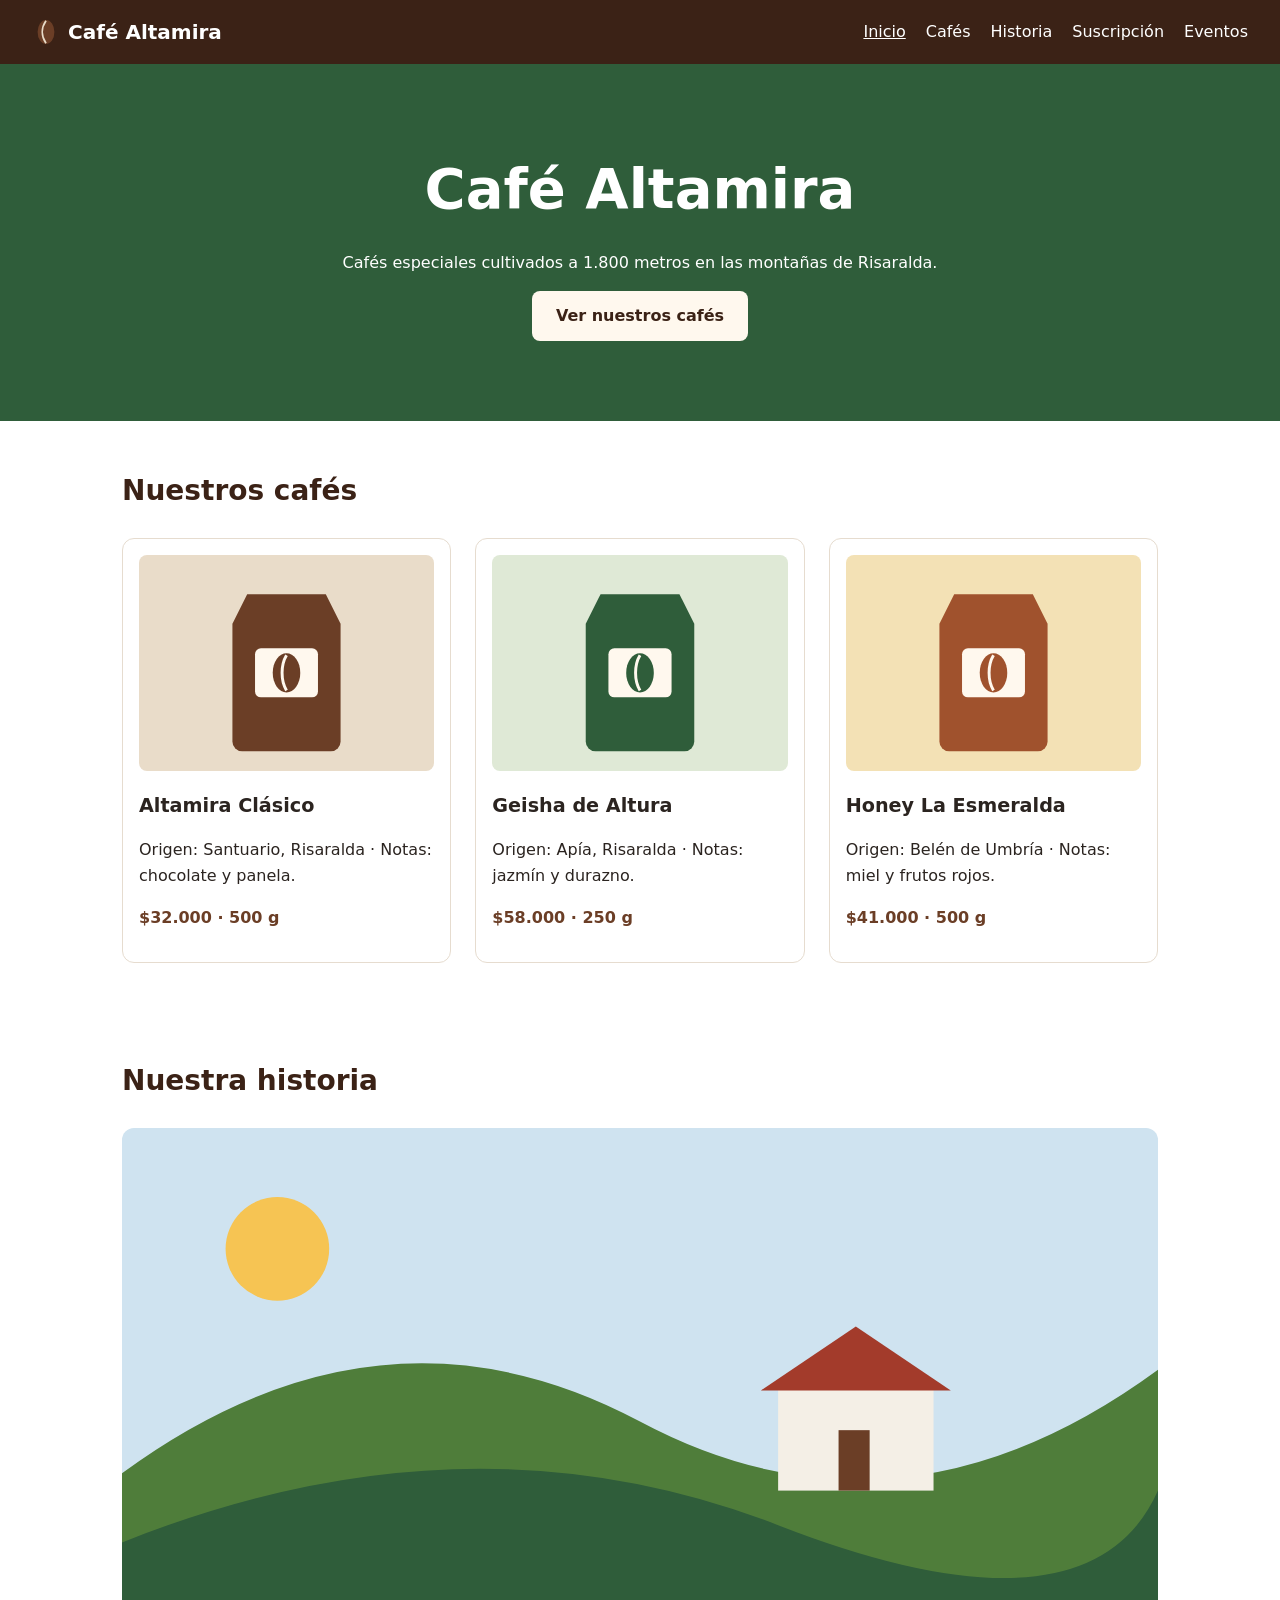
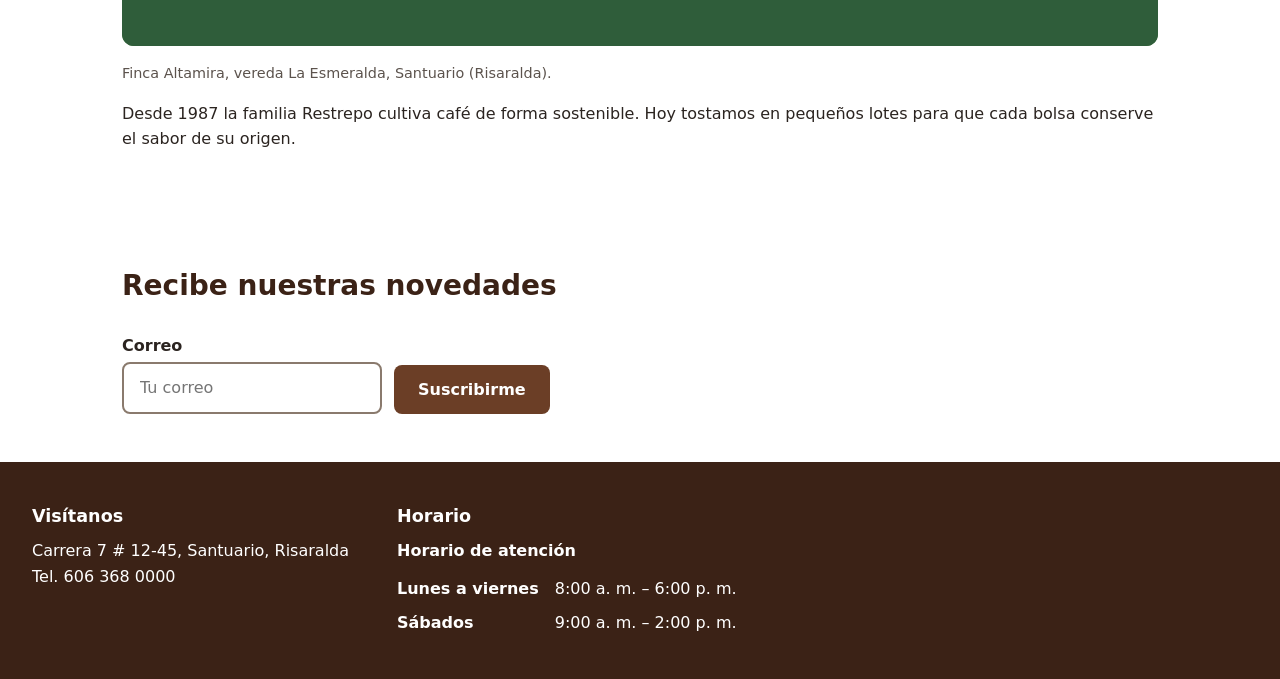
<file: index.html>
<!DOCTYPE html>
<html lang="es">
<head>
  <meta charset="UTF-8">
  <meta name="viewport" content="width=device-width, initial-scale=1.0">
  <title>Café Altamira · Cafés especiales del Eje Cafetero</title>
  <link rel="stylesheet" href="css/estilos.css">
</head>
<body>
  <a href="#contenido" class="saltar">Saltar al contenido</a>
  <!-- ============================================================
       TODO G1 (parte 1): el PRIMER elemento del body debe ser un enlace
       "Saltar al contenido" con class="saltar" que lleve a #contenido.
       ============================================================ -->

  <!-- ============================================================
       EJEMPLO RESUELTO 1 · Encabezado y navegación
       - <header> es un landmark: el lector de pantalla lo anuncia como "banner".
       - <nav> con aria-label distingue este menú de otros menús de la página.
       - Los enlaces van en una lista <ul>: el lector anuncia "lista, 4 elementos".
       ============================================================ -->
  <header class="encabezado">
    <a class="logo" href="index.html">
      <img src="img/grano.svg" alt="" width="28" height="28">
      Café Altamira
    </a>
    <nav aria-label="Principal">
      <ul class="menu">
        <li><a href="index.html" aria-current="page">Inicio</a></li>
        <li><a href="#cafes">Cafés</a></li>
        <li><a href="#historia">Historia</a></li>
        <li><a href="#suscripcion">Suscripción</a></li>
        <li><a href="eventos.html">Eventos</a></li>
      </ul>
    </nav>
  </header>

  <main id="contenido">
    <section class="hero" aria-labelledby="titulo-principal">
      <h1 id="titulo-principal" class="titulo-grande">Café Altamira</h1>
      <p>Cafés especiales cultivados a 1.800 metros en las montañas de Risaralda.</p>
      <a class="boton" href="#cafes">Ver nuestros cafés</a>
    </section>

    <section class="seccion" id="cafes" aria-labelledby="cafes-titulo">
      <h2 id="cafes-titulo">Nuestros cafés</h2>
      <div class="productos">
        <article class="producto">
          <img src="img/cafe-clasico.svg" alt="Bolsa de café Altamira Clásico de 500 gramos" width="300" height="220">
          <h3>Altamira Clásico</h3>
          <p>Origen: Santuario, Risaralda · Notas: chocolate y panela.</p>
          <p class="precio">$32.000 · 500 g</p>
        </article>
        <article class="producto">
          <img src="img/cafe-geisha.svg" alt="Bolsa de café Geisha de Altura de 250 gramos" width="300" height="220">
          <h3>Geisha de Altura</h3>
          <p>Origen: Apía, Risaralda · Notas: jazmín y durazno.</p>
          <p class="precio">$58.000 · 250 g</p>
        </article>
        <article class="producto">
          <img src="img/cafe-honey.svg" alt="Bolsa de café Honey La Esmeralda de 500 gramos" width="300" height="220">
          <h3>Honey La Esmeralda</h3>
          <p>Origen: Belén de Umbría · Notas: miel y frutos rojos.</p>
          <p class="precio">$41.000 · 500 g</p>
        </article>
      </div>
    </section>

    <section id="historia" class="seccion" aria-labelledby="historia-titulo">
      <h2 id="historia-titulo">Nuestra historia</h2>
      <figure class="figura">
        <img src="img/finca.svg" width="600" height="300"
             alt="Casa de la finca con techo rojo entre montañas verdes cubiertas de cafetales">
        <figcaption>Finca Altamira, vereda La Esmeralda, Santuario (Risaralda).</figcaption>
      </figure>
      <p>Desde 1987 la familia Restrepo cultiva café de forma sostenible. Hoy tostamos
        en pequeños lotes para que cada bolsa conserve el sabor de su origen.</p>
    </section>

    <section class="seccion" id="suscripcion" aria-labelledby="suscripcion-titulo">
      <h2 id="suscripcion-titulo">Recibe nuestras novedades</h2>
      <form class="formulario">
        <div>
          <label for="correo">Correo</label>
          <input id="correo" type="email" placeholder="Tu correo" required>
        </div>
        <button class="boton" type="submit">Suscribirme</button>
      </form>
    </section>

  </main>

  <!-- ============================================================
       TODO G4 · Pie de página
       - El contenedor debe ser <footer>.
       - La dirección y el teléfono van dentro de <address>.
       - El horario es una tabla de datos: <table> con <caption>,
         y celdas de encabezado <th scope="col"> / <th scope="row">.
       ============================================================ -->
  <footer class="pie">
    <div>
      <h2 class="pie-titulo">Visítanos</h2>
      <address>
        Carrera 7 # 12-45, Santuario, Risaralda<br>
        Tel. 606 368 0000
      </address>
    </div>
    <div>
      <h2 class="pie-titulo">Horario</h2>
      <table>
        <caption>Horario de atención</caption>
        <tr>
          <th scope="row">Lunes a viernes</th>
          <td>8:00 a. m. – 6:00 p. m.</td>
        </tr>
        <tr>
          <th scope="row">Sábados</th>
          <td>9:00 a. m. – 2:00 p. m.</td>
        </tr>
      </table>
    </div>
  </footer>
</body>
</html>
</file>
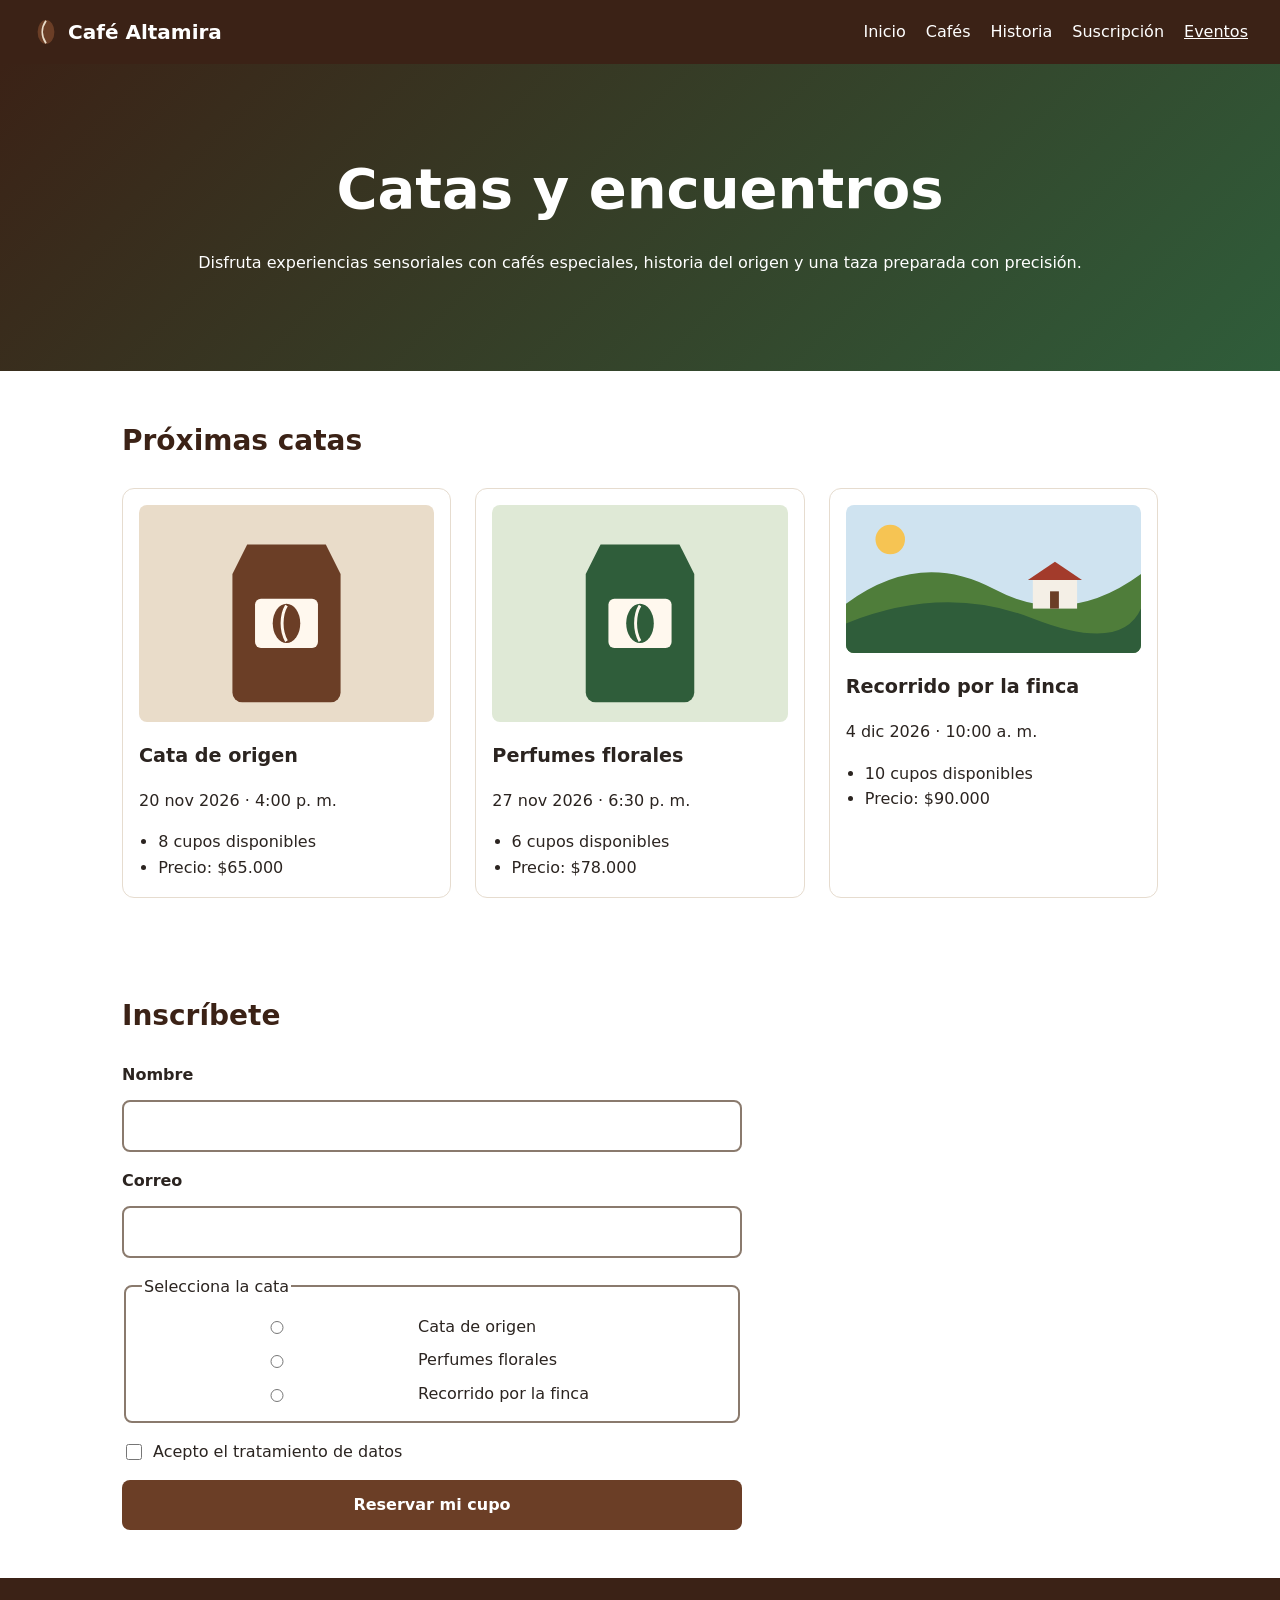
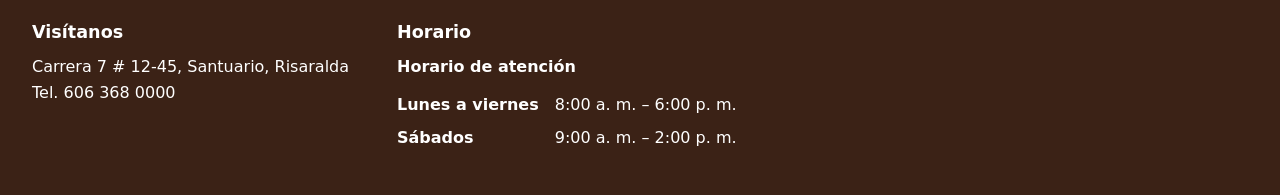
<file: eventos.html>
<!DOCTYPE html>
<html lang="es">
<head>
  <meta charset="UTF-8">
  <meta name="viewport" content="width=device-width, initial-scale=1.0">
  <title>Eventos · Café Altamira</title>
  <link rel="stylesheet" href="css/estilos.css">
</head>
<body>
  <a href="#contenido" class="saltar">Saltar al contenido</a>

  <header class="encabezado">
    <a class="logo" href="index.html">
      <img src="img/grano.svg" alt="" width="28" height="28">
      Café Altamira
    </a>
    <nav aria-label="Principal">
      <ul class="menu">
        <li><a href="index.html">Inicio</a></li>
        <li><a href="index.html#cafes">Cafés</a></li>
        <li><a href="index.html#historia">Historia</a></li>
        <li><a href="index.html#suscripcion">Suscripción</a></li>
        <li><a href="eventos.html" aria-current="page">Eventos</a></li>
      </ul>
    </nav>
  </header>

  <main id="contenido">
    <section class="hero hero-eventos" aria-labelledby="titulo-eventos">
      <h1 id="titulo-eventos" class="titulo-grande">Catas y encuentros</h1>
      <p>Disfruta experiencias sensoriales con cafés especiales, historia del origen y una taza preparada con precisión.</p>
    </section>

    <section class="seccion" aria-labelledby="eventos-titulo">
      <h2 id="eventos-titulo">Próximas catas</h2>
      <div class="productos">
        <article class="evento">
          <img src="img/cafe-clasico.svg" alt="Taza de café servido junto a granos y cuchara sobre una mesa" width="300" height="220">
          <h3>Cata de origen</h3>
          <p><time datetime="2026-11-20T16:00">20 nov 2026 · 4:00 p. m.</time></p>
          <ul>
            <li>8 cupos disponibles</li>
            <li>Precio: $65.000</li>
          </ul>
        </article>

        <article class="evento">
          <img src="img/cafe-geisha.svg" alt="Bolsa de café y taza preparada con aroma floral sobre una mesa rústica" width="300" height="220">
          <h3>Perfumes florales</h3>
          <p><time datetime="2026-11-27T18:30">27 nov 2026 · 6:30 p. m.</time></p>
          <ul>
            <li>6 cupos disponibles</li>
            <li>Precio: $78.000</li>
          </ul>
        </article>

        <article class="evento">
          <img src="img/finca.svg" alt="Finca en medio de montañas verdes con cafetales y casas de techo rojo" width="300" height="220">
          <h3>Recorrido por la finca</h3>
          <p><time datetime="2026-12-04T10:00">4 dic 2026 · 10:00 a. m.</time></p>
          <ul>
            <li>10 cupos disponibles</li>
            <li>Precio: $90.000</li>
          </ul>
        </article>
      </div>
    </section>

    <section class="seccion" aria-labelledby="inscripcion-titulo">
      <h2 id="inscripcion-titulo">Inscríbete</h2>
      <form class="formulario evento-form">
        <div class="campo">
          <label for="nombre">Nombre</label>
          <input id="nombre" name="nombre" type="text" required>
        </div>

        <div class="campo">
          <label for="correo">Correo</label>
          <input id="correo" name="correo" type="email" required>
        </div>

        <fieldset>
          <legend>Selecciona la cata</legend>
          <label><input type="radio" name="cata" value="Origen" required> Cata de origen</label>
          <label><input type="radio" name="cata" value="Florales"> Perfumes florales</label>
          <label><input type="radio" name="cata" value="Finca"> Recorrido por la finca</label>
        </fieldset>

        <div class="check">
          <input id="datos" type="checkbox" required>
          <label for="datos">Acepto el tratamiento de datos</label>
        </div>

        <button class="boton" type="submit">Reservar mi cupo</button>
      </form>
    </section>
  </main>

  <footer class="pie">
    <div>
      <h2 class="pie-titulo">Visítanos</h2>
      <address>
        Carrera 7 # 12-45, Santuario, Risaralda<br>
        Tel. 606 368 0000
      </address>
    </div>
    <div>
      <h2 class="pie-titulo">Horario</h2>
      <table>
        <caption>Horario de atención</caption>
        <tr>
          <th scope="row">Lunes a viernes</th>
          <td>8:00 a. m. – 6:00 p. m.</td>
        </tr>
        <tr>
          <th scope="row">Sábados</th>
          <td>9:00 a. m. – 2:00 p. m.</td>
        </tr>
      </table>
    </div>
  </footer>
</body>
</html>
</file>
<file: css/estilos.css>
/* ===== Café Altamira · estilos base ===== */
:root {
  --cafe: #6b3e26;
  --cafe-oscuro: #3b2216;
  --verde: #2f5d3a;
  --crema: #fff8ee;
  --texto: #2b2420;
}

* { box-sizing: border-box; }

body {
  margin: 0;
  font-family: system-ui, "Segoe UI", Arial, sans-serif;
  color: var(--texto);
  background: #ffffff;
  line-height: 1.6;
}

/* TODO G1 (parte 4): esta regla esconde el foco y deja sin guía a quien
   navega con teclado. Bórrala y agrega una regla :focus-visible con un
   outline visible (por ejemplo 3px solid). */
:focus-visible {
  outline: 3px solid #7c2d12;
  outline-offset: 2px;
}

/* Enlace "Saltar al contenido": oculto hasta que recibe el foco */
.saltar {
  position: absolute;
  left: 1rem;
  top: -3rem;
  padding: .5rem 1rem;
  background: var(--cafe-oscuro);
  color: #fff;
  z-index: 10;
}
.saltar:focus { top: 1rem; }

/* ----- Encabezado ----- */
.encabezado {
  display: flex;
  flex-wrap: wrap;
  justify-content: space-between;
  align-items: center;
  gap: 1rem;
  padding: 1rem 2rem;
  background: var(--cafe-oscuro);
}
.logo {
  display: flex;
  align-items: center;
  gap: .5rem;
  color: #fff;
  font-weight: 700;
  font-size: 1.25rem;
  text-decoration: none;
}
.menu {
  display: flex;
  flex-wrap: wrap;
  gap: .5rem 1.25rem;
  list-style: none;
  margin: 0;
  padding: 0;
}
.menu a { color: #fff; text-decoration: none; }
.menu a:hover,
.menu a[aria-current="page"] { text-decoration: underline; }

/* ----- Portada ----- */
.hero {
  padding: 5rem 2rem;
  text-align: center;
  background: var(--verde);
  color: #fff;
}
.hero-eventos {
  background: linear-gradient(135deg, var(--cafe-oscuro), var(--verde));
}
.hero h1,
.titulo-grande {
  margin: 0 0 .5rem;
  font-size: clamp(2rem, 6vw, 3.5rem);
  font-weight: 800;
}
.boton {
  display: inline-block;
  padding: .75rem 1.5rem;
  border: 0;
  border-radius: .5rem;
  background: var(--crema);
  color: var(--cafe-oscuro);
  font: inherit;
  font-weight: 700;
  text-decoration: none;
  cursor: pointer;
}

/* ----- Secciones ----- */
.seccion {
  max-width: 1100px;
  margin: 0 auto;
  padding: 3rem 2rem;
}
.seccion h2,
.subtitulo {
  font-size: 1.75rem;
  font-weight: 700;
  margin: 0 0 1.5rem;
  color: var(--cafe-oscuro);
}

/* ----- Catálogo ----- */
.productos {
  display: grid;
  grid-template-columns: repeat(auto-fit, minmax(240px, 1fr));
  gap: 1.5rem;
}
.producto {
  padding: 1rem;
  border: 1px solid #e6dccf;
  border-radius: .75rem;
  background: #fff;
}
.producto img { width: 100%; height: auto; border-radius: .5rem; }
.producto h3 { font-size: 1.2rem; font-weight: 700; margin: .75rem 0 .25rem; }

.evento {
  padding: 1rem;
  border: 1px solid #e6dccf;
  border-radius: .75rem;
  background: #fff;
}
.evento img { width: 100%; height: auto; border-radius: .5rem; }
.evento h3 { font-size: 1.2rem; font-weight: 700; margin: .75rem 0 .25rem; }
.evento ul { margin: .5rem 0 0; padding-left: 1.2rem; }

/* TODO G2 (parte 4): este color tiene un contraste de 2.7:1 sobre blanco.
   WCAG AA pide 4.5:1. Cámbialo por uno más oscuro (por ejemplo var(--cafe)). */
.precio {
  font-weight: 700;
  color: var(--cafe);
}

/* ----- Historia ----- */
.figura { margin: 0 0 1rem; }
.figura img { width: 100%; height: auto; border-radius: .75rem; }
.figura figcaption { font-size: .9rem; color: #5c534d; margin-top: .5rem; }

/* ----- Suscripción ----- */
.formulario {
  display: flex;
  flex-wrap: wrap;
  gap: .75rem;
  align-items: flex-end;
}
.formulario label { display: block; font-weight: 600; margin-bottom: .25rem; }
.formulario input {
  padding: .7rem 1rem;
  min-width: 260px;
  border: 2px solid #8a7a6d;
  border-radius: .5rem;
  font: inherit;
}
.formulario .boton { background: var(--cafe); color: #fff; }

.evento-form {
  display: grid;
  gap: 1rem;
  max-width: 620px;
}
.evento-form .campo,
.evento-form fieldset,
.evento-form .check {
  display: grid;
  gap: .5rem;
}
.evento-form fieldset {
  border: 2px solid #8a7a6d;
  border-radius: .5rem;
  padding: .9rem 1rem;
}
.evento-form fieldset label,
.evento-form .check label {
  display: inline-flex;
  align-items: center;
  gap: .5rem;
  margin: 0;
  font-weight: 500;
}
.evento-form .check {
  grid-template-columns: auto 1fr;
  align-items: center;
}
.evento-form .check input {
  min-width: 0;
  width: 1rem;
  height: 1rem;
}

/* ----- Pie ----- */
.pie {
  display: flex;
  flex-wrap: wrap;
  gap: 3rem;
  padding: 2.5rem 2rem;
  background: var(--cafe-oscuro);
  color: #fff;
}
.pie h2,
.pie-titulo { font-size: 1.1rem; font-weight: 700; margin: 0 0 .5rem; }
.pie address { font-style: normal; }
.pie a { color: #fff; }
.pie table { border-collapse: collapse; }
.pie caption { text-align: left; font-weight: 700; margin-bottom: .5rem; }
.pie th,
.pie td { text-align: left; padding: .25rem 1rem .25rem 0; }
</file>
